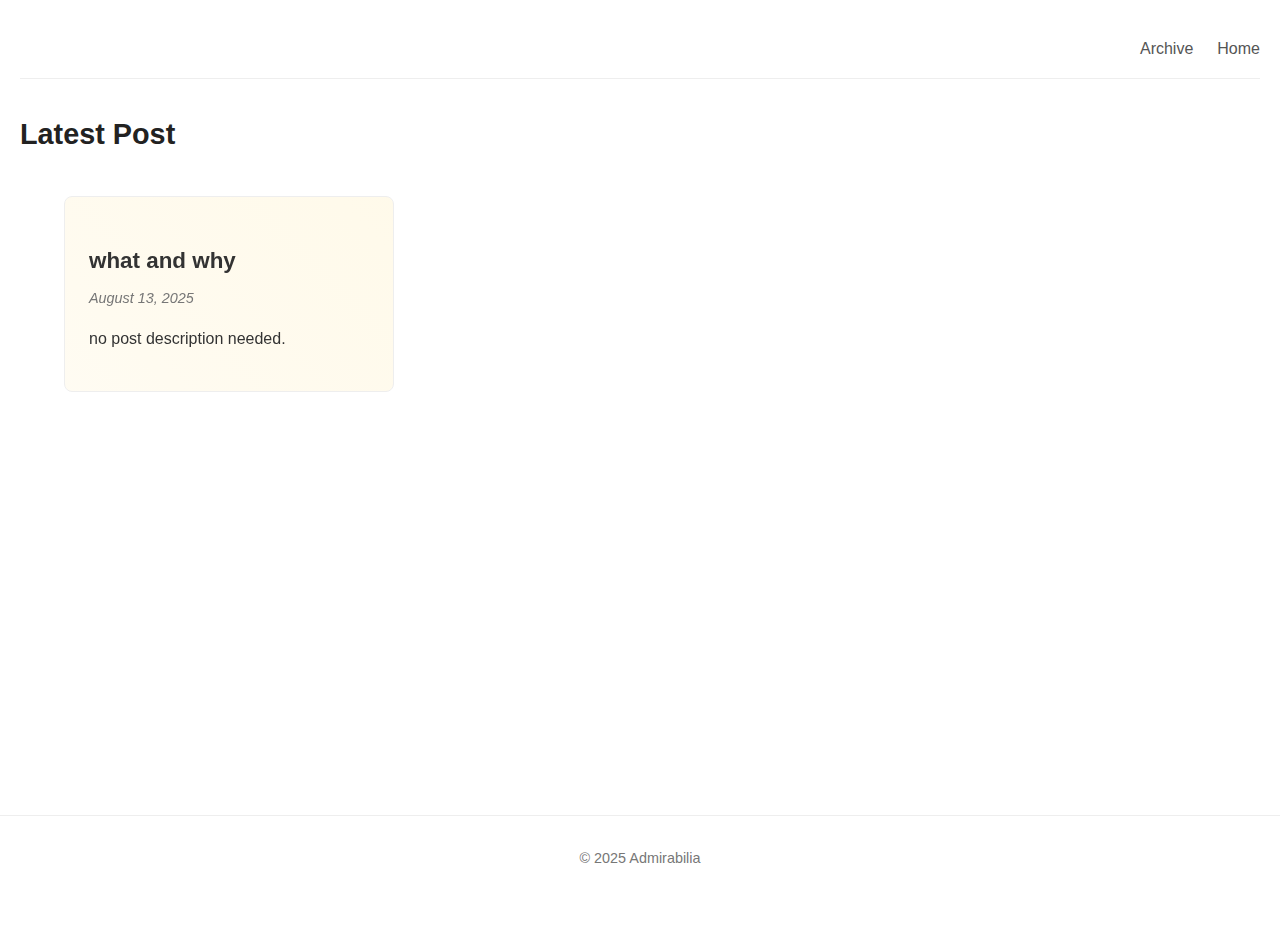
<file: index.html>
<!DOCTYPE html>
<html lang="en">
<head>
    <meta charset="UTF-8">
    <meta name="viewport" content="width=device-width, initial-scale=1.0">
    <title>Admirabilia</title>
    <link rel="stylesheet" href="style.css">
    <link rel="icon" type="image/png" href="images/206215018.png">
</head>
<body class="floating-layout">
    <nav>
		<a href="archive.html">Archive</a>
        <a href="index.html">Home</a>
	</nav>

    <main>
        <!-- <section class="intro">
            <h3>hello world!</h3>
            <p>thoughts, projects, and experiences.</p>
        </section> -->
        <section>
            <h2>Latest Post</h2>
            <div class="posts-grid">
                <article onclick="window.location.href='posts/whatwhy.html'">
                    <h3>what and why</h3>
                    <div class="post-date"><i>August 13, 2025</i></div>
                    <p>no post description needed.</p>
                </article>
            </div>
        </section>
    </main>

    <footer>
        <div>
            <p>&copy; 2025 Admirabilia</p>
        </div>
    </footer>
</body>
</html>
</file>
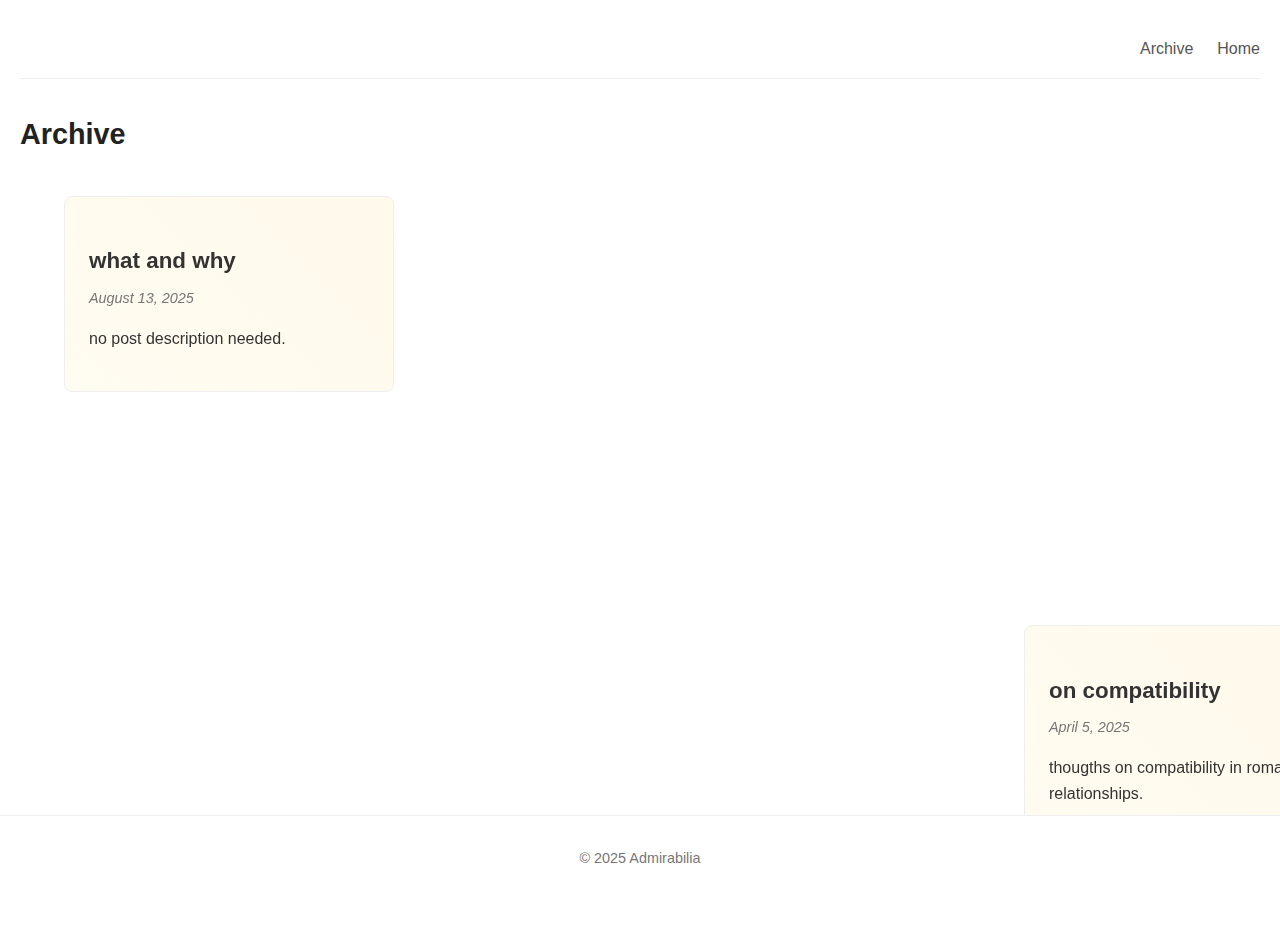
<file: archive.html>
<!DOCTYPE html>
<html lang="en">
<head>
    <meta charset="UTF-8">
    <meta name="viewport" content="width=device-width, initial-scale=1.0">
    <title>Admirabilia</title>
    <link rel="stylesheet" href="style.css">
    <link rel="icon" type="image/png" href="images/206215018.png">
</head>
<body class="floating-layout">
    <nav>
		<a href="archive.html">Archive</a>
        <a href="index.html">Home</a>
	</nav>

    <main>
        <section>
            <h2>Archive</h2>
            <div class="posts-grid">
                <article onclick="window.location.href='posts/whatwhy.html'">
                    <h3>what and why</h3>
                    <div class="post-date"><i>August 13, 2025</i></div>
                    <p>no post description needed.</p>
                </article>
                <article onclick="window.location.href='posts/compatibility.html'">
                    <h3>on compatibility</h3>
                    <div class="post-date"><i>April 5, 2025</i></div>
                    <p>thougths on compatibility in romantic relationships.</p>
                </article>
            </div>
        </section>
    </main>

    <footer>
        <div>
            <p>&copy; 2025 Admirabilia</p>
        </div>
    </footer>
</body>
</html>
</file>
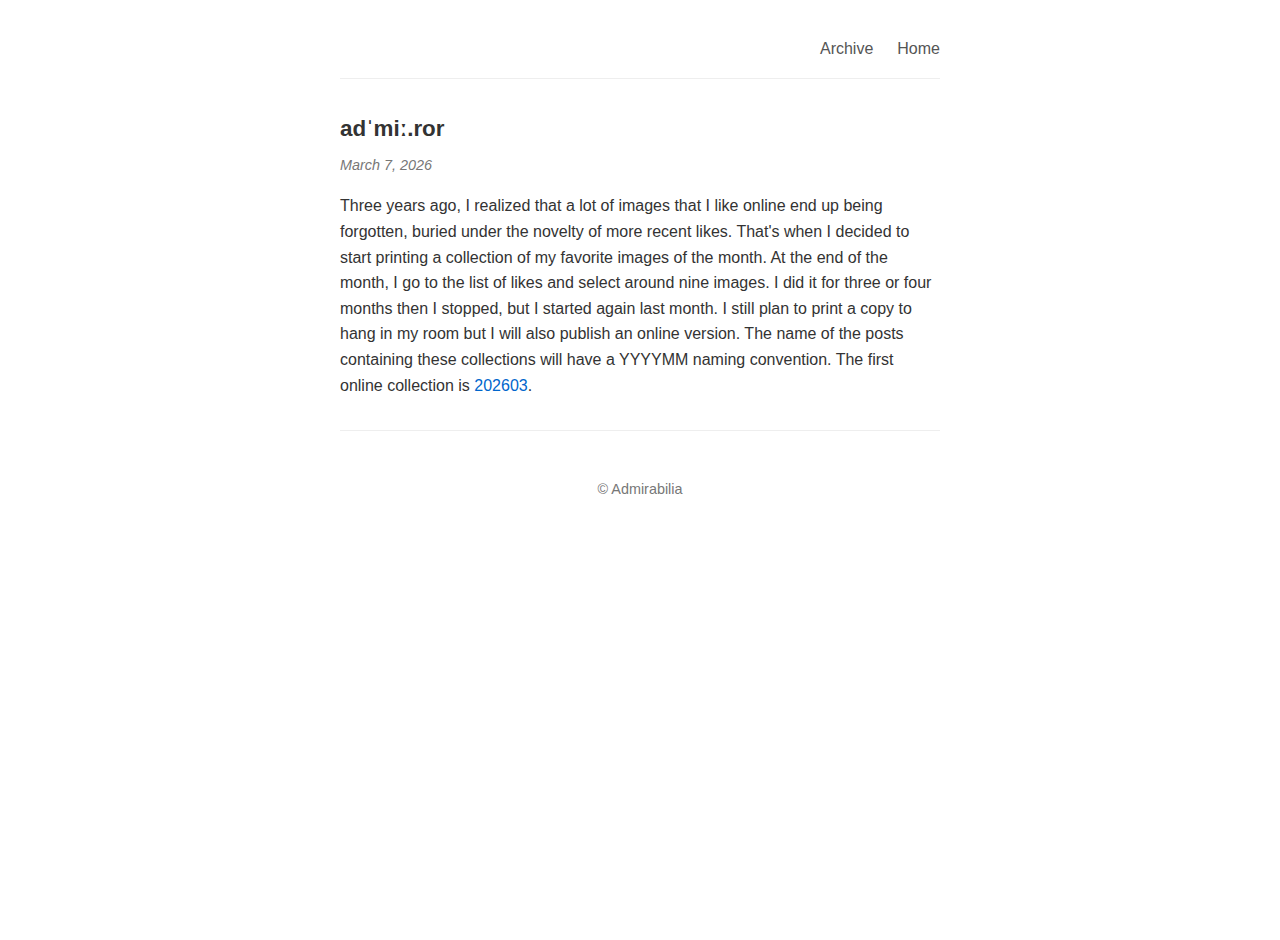
<file: posts/admiror.html>
<!DOCTYPE html>
<html lang="en">
<head>
    <meta charset="UTF-8">
    <meta name="viewport" content="width=device-width, initial-scale=1.0">
    <title>Admirabilia</title>
    <link rel="stylesheet" href="../style.css">
    <link rel="icon" type="image/png" href="../images/206215018.png">
</head>
<body>
    <nav>
		<a href="../archive.html">Archive</a>
        <a href="../index.html">Home</a>
	</nav>

    <main>
        <section>
            <article>
                <h3>adˈmiː.ror</h3>
                <div class="post-date"><i>March 7, 2026</i></div>
                <p>Three years ago, I realized that a lot of images that I like online 
                   end up being forgotten, buried under the novelty of more recent likes.
                   That's when I decided to start printing a collection of my favorite images
                   of the month. At the end of the month, I go to the list of likes and select
                   around nine images. I did it for three or four months then I stopped, but I started
                   again last month. I still plan to print a copy to hang in my room but 
                   I will also publish an online version. The name of the posts containing
                   these collections will have a YYYYMM naming convention.
                   The first online collection is <a href="./image_collection_202603.html">202603</a>.
                </p>
                <p></p>
                <p></p>
                <p></p>
                <p></p>
                <p></p>
                <p></p>
            </article>
        </section>
    </main>

    <footer>
        <div>
            <p>&copy; <span class="copyright-year"></span> Admirabilia</p>
        </div>
    </footer>
</body>
</html>
</file>
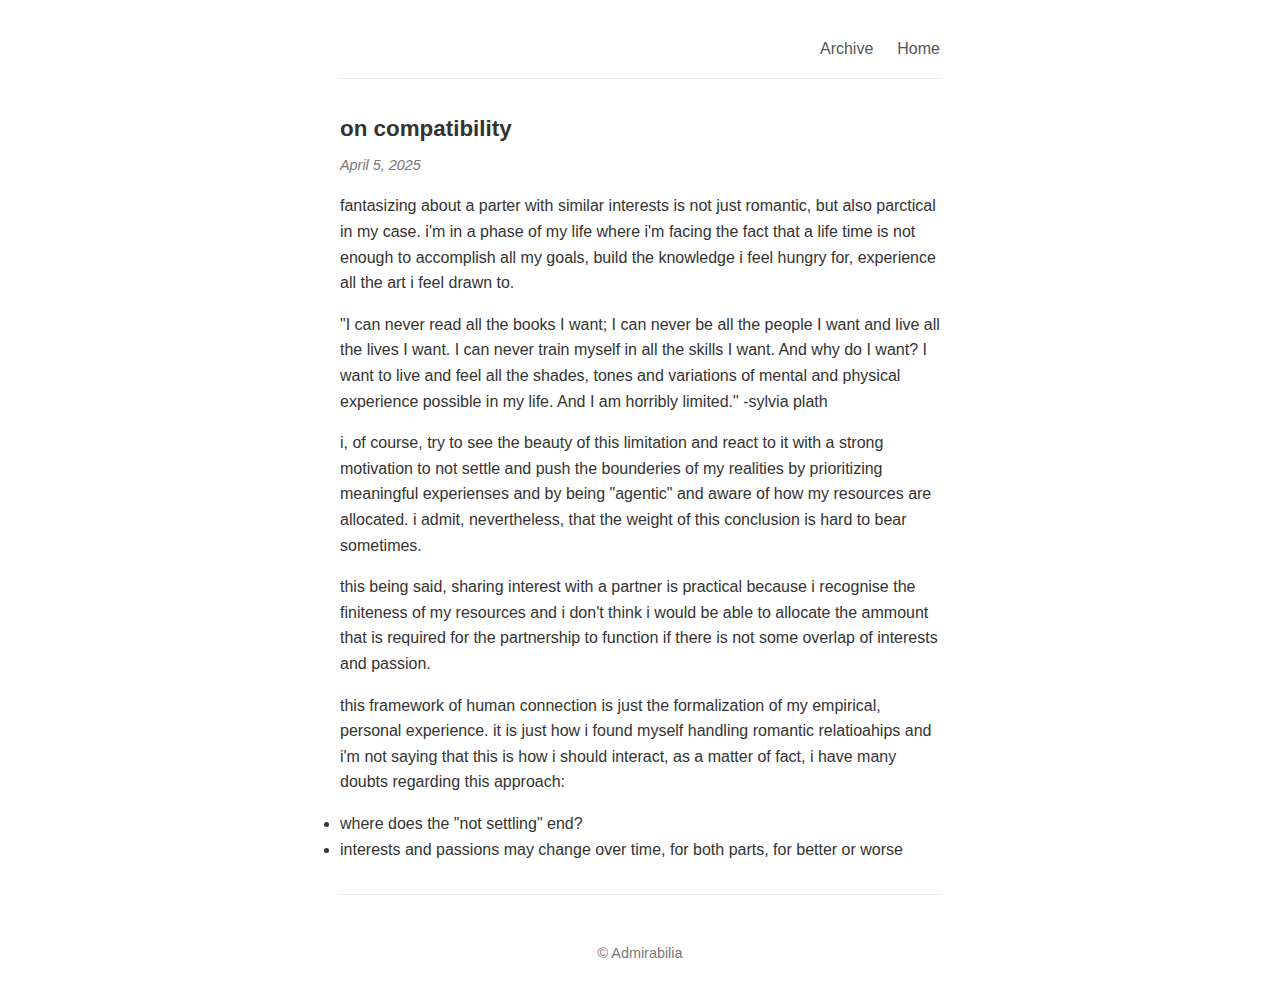
<file: posts/compatibility.html>
<!DOCTYPE html>
<html lang="en">
<head>
    <meta charset="UTF-8">
    <meta name="viewport" content="width=device-width, initial-scale=1.0">
    <title>Admirabilia</title>
    <link rel="stylesheet" href="../style.css">
    <link rel="icon" type="image/png" href="../images/206215018.png">
</head>
<body>
    <nav>
		<a href="../archive.html">Archive</a>
        <a href="../index.html">Home</a>
	</nav>

    <main>
        <section>
            <article>
                <h3>on compatibility</h3>
                <div class="post-date"><i>April 5, 2025</i></div>
                <p>fantasizing about a parter with similar interests is not just romantic, but also parctical in my case. i'm in a phase of my life where i'm facing the fact that a life time is not enough to accomplish all my goals, build the knowledge i feel hungry for, experience all the art i feel drawn to.</p>
                <p>"I can never read all the books I want; I can never be all the people I want and live all the lives I want. I can never train myself in all the skills I want. And why do I want? I want to live and feel all the shades, tones and variations of mental and physical experience possible in my life. And I am horribly limited." -sylvia plath</p>
                <p>i, of course, try to see the beauty of this limitation and react to it with a strong motivation to not settle and push the bounderies of my realities by prioritizing meaningful experienses and by being "agentic" and aware of how my resources are allocated. i admit, nevertheless, that the weight of this conclusion is hard to bear sometimes.</p>
                <p>this being said, sharing interest with a partner is practical because i recognise the finiteness of my resources and i don't think i would be able to allocate the ammount that is required for the partnership to function if there is not some overlap of interests and passion.</p>
                <p>this framework of human connection is just the formalization of my empirical, personal experience. it is just how i found myself handling romantic relatioahips and i'm not saying that this is how i should interact, as a matter of fact, i have many doubts regarding this approach:</p>
                <p><li>where does the "not settling" end?</li>
                   <li>interests and passions may change over time, for both parts, for better or worse</li></p>
                <p></p>
            </article>
        </section>
    </main>

    <footer>
        <div>
            <p>&copy; <span class="copyright-year"></span> Admirabilia</p>
        </div>
    </footer>
</body>
</html>
</file>
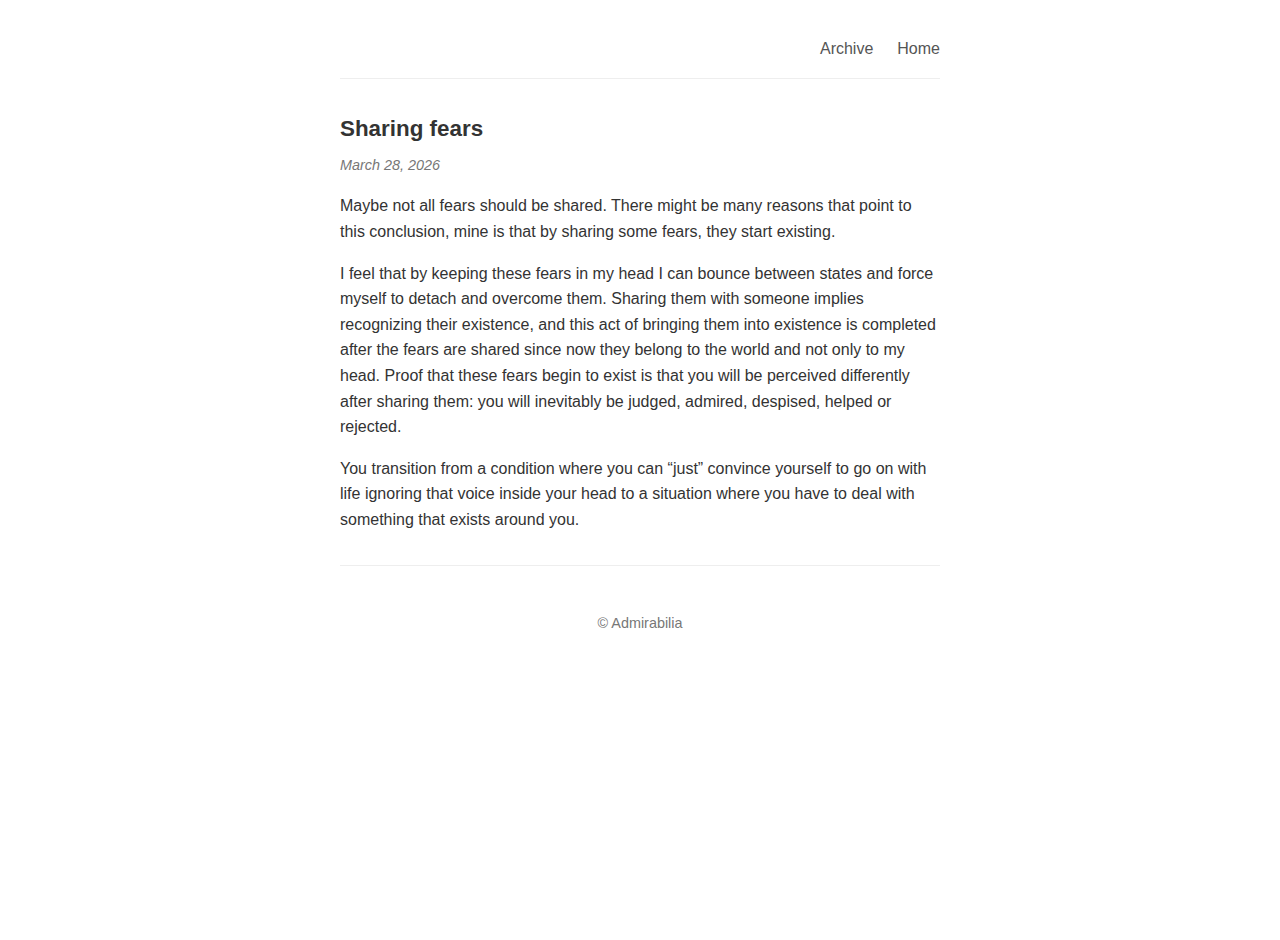
<file: posts/fear.html>
<!DOCTYPE html>
<html lang="en">
<head>
    <meta charset="UTF-8">
    <meta name="viewport" content="width=device-width, initial-scale=1.0">
    <title>Admirabilia</title>
    <link rel="stylesheet" href="../style.css">
    <link rel="icon" type="image/png" href="../images/206215018.png">
</head>
<body>
    <nav>
		<a href="../archive.html">Archive</a>
        <a href="../index.html">Home</a>
	</nav>

    <main>
        <section>
            <article>
                <h3>Sharing fears</h3>
                <div class="post-date"><i>March 28, 2026</i></div>
                <p>Maybe not all fears should be shared. There might be many reasons that point to this conclusion, 
                   mine is that by sharing some fears, they start existing.</p>
                <p>I feel that by keeping these fears in my head I can bounce between states and force myself to
                   detach and overcome them. Sharing them with someone implies recognizing their existence,
                   and this act of bringing them into existence is completed after the fears are shared since now they belong to
                   the world and not only to my head. Proof that these fears begin to exist is that you will be perceived
                   differently after sharing them: you will inevitably be judged, admired, despised, helped or
                   rejected.</p>
                <p>You transition from a condition where you can “just” convince yourself to go on with life ignoring
                   that voice inside your head to a situation where you have to deal with something that exists around you.</p>
                <p></p>
                <p></p>
                <p></p>
                <p></p>
            </article>
        </section>
    </main>

    <footer>
        <div>
            <p>&copy; <span class="copyright-year"></span> Admirabilia</p>
        </div>
    </footer>
</body>
</html>
</file>
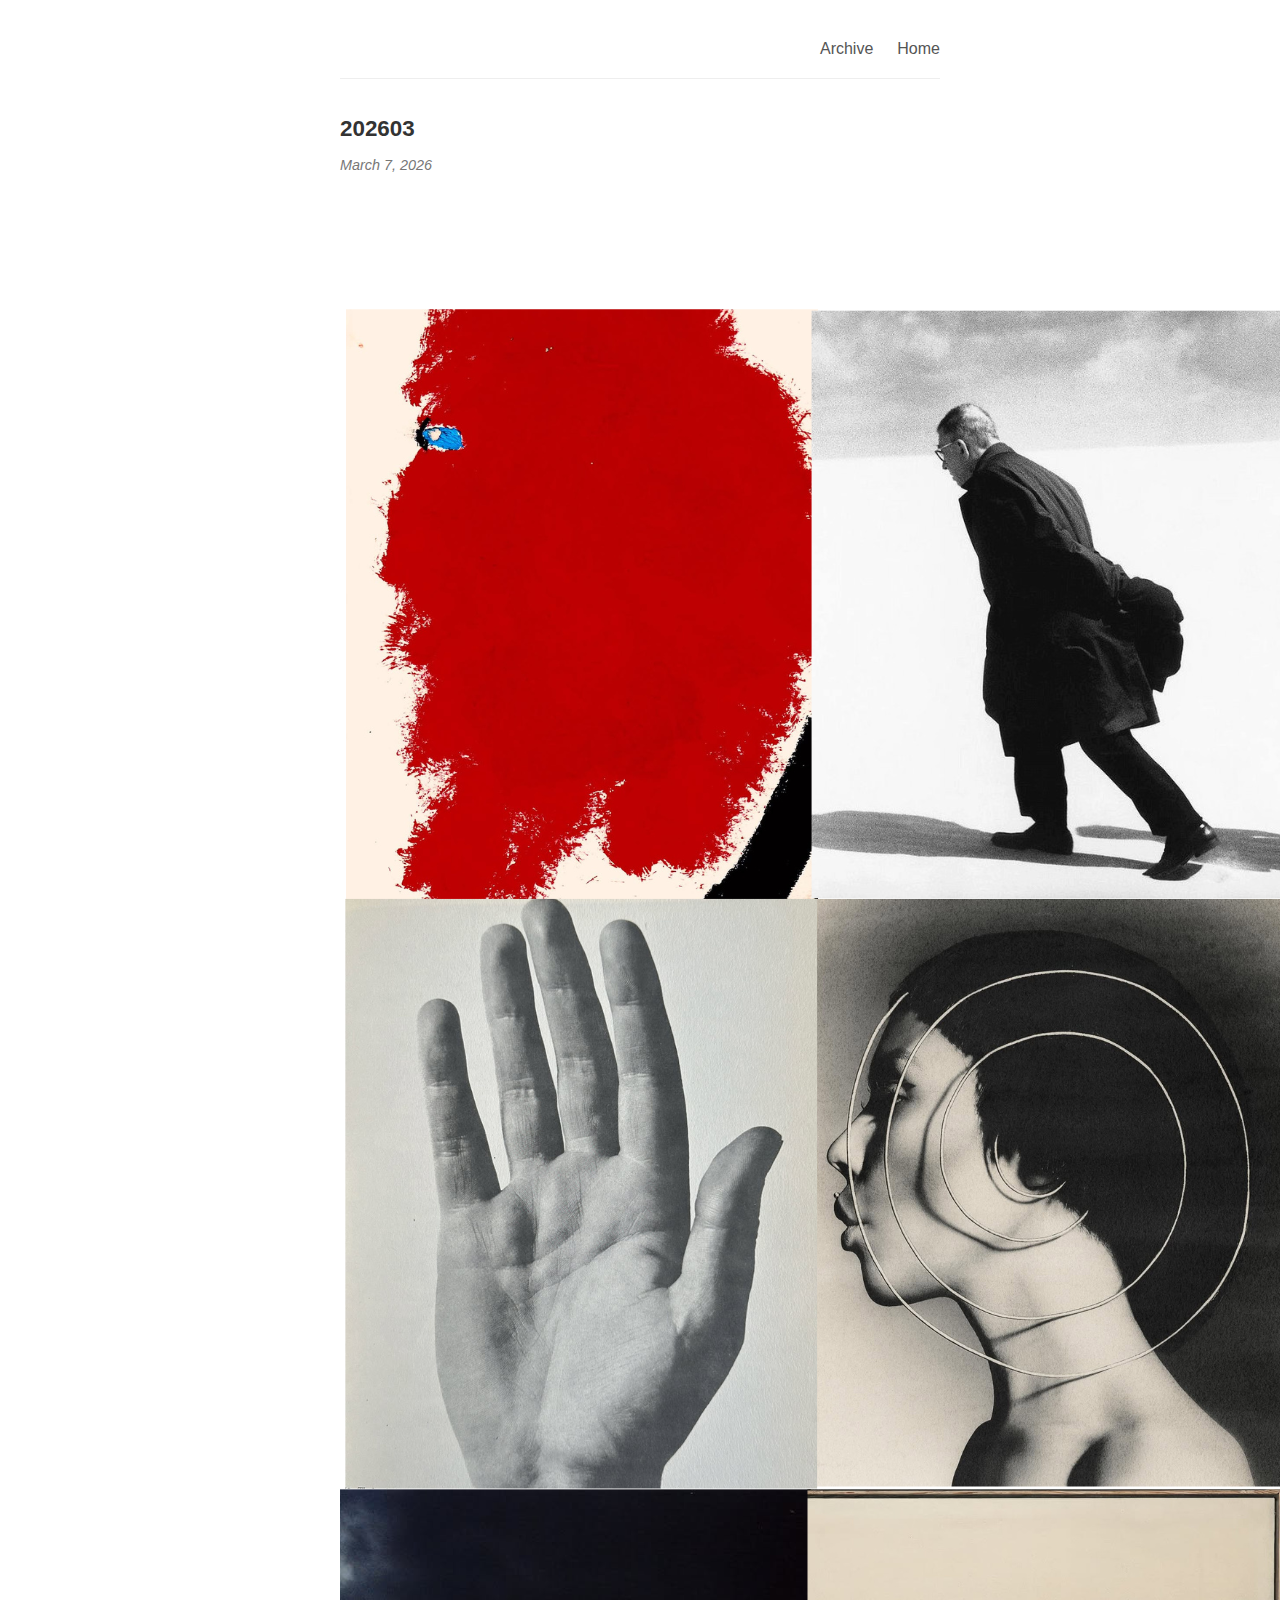
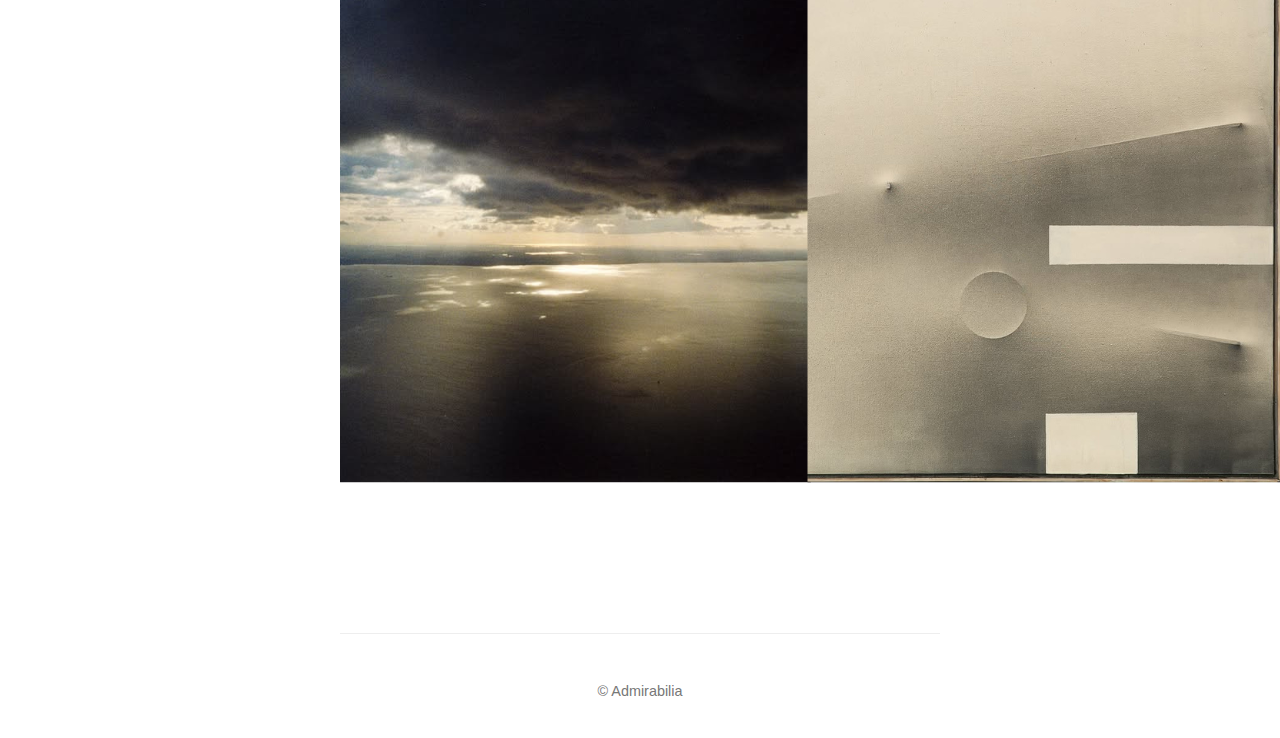
<file: posts/image_collection_202603.html>
<!DOCTYPE html>
<html lang="en">
<head>
    <meta charset="UTF-8">
    <meta name="viewport" content="width=device-width, initial-scale=1.0">
    <title>Admirabilia</title>
    <link rel="stylesheet" href="../style.css">
    <link rel="icon" type="image/png" href="../images/206215018.png">
</head>
<body>
    <nav>
		<a href="../archive.html">Archive</a>
        <a href="../index.html">Home</a>
	</nav>

    <main>
        <section>
            <article>
                <h3>202603</h3>
                <div class="post-date"><i>March 7, 2026</i></div>
                
                <p><img src="../images/202603.png"></p>
                <p></p>
                <p></p>
                <p></p>
                <p></p>
                <p></p>
                <p></p>
            </article>
        </section>
    </main>

    <footer>
        <div>
            <p>&copy; <span class="copyright-year"></span> Admirabilia</p>
        </div>
    </footer>
</body>
</html>
</file>
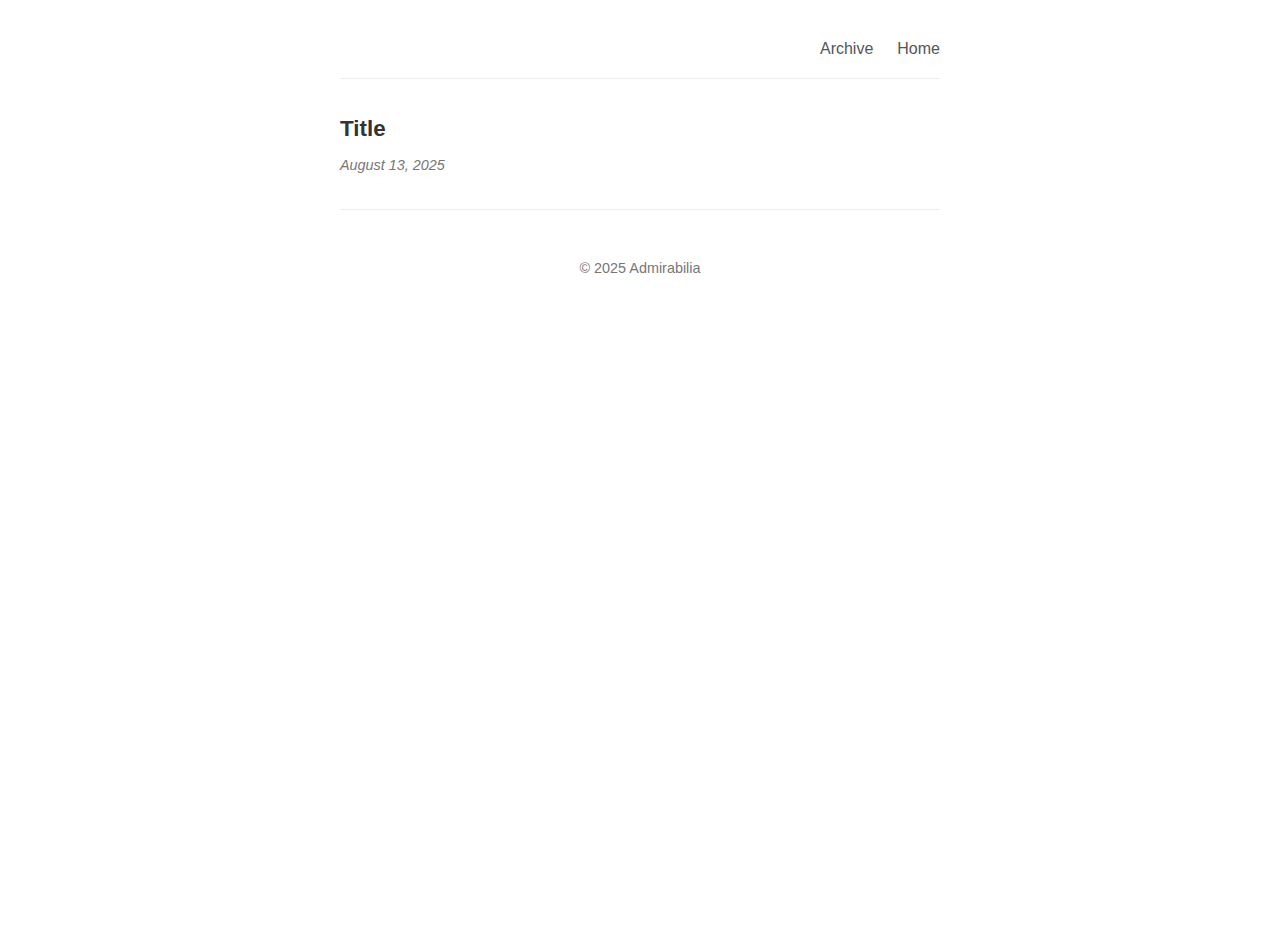
<file: posts/template.html>
<!DOCTYPE html>
<html lang="en">
<head>
    <meta charset="UTF-8">
    <meta name="viewport" content="width=device-width, initial-scale=1.0">
    <title>Admirabilia</title>
    <link rel="stylesheet" href="../style.css">
</head>
<body>
    <nav>
		<a href="../archive.html">Archive</a>
        <a href="../index.html">Home</a>
	</nav>

    <main>
        <section>
            <article>
                <h3>Title</h3>
                <div class="post-date"><i>August 13, 2025</i></div>
                <p></p>
                <p></p>
                <p></p>
                <p></p>
                <p></p>
                <p></p>
                <p></p>
            </article>
        </section>
    </main>

    <footer>
        <div>
            <p>&copy; 2025 Admirabilia</p>
        </div>
    </footer>
</body>
</html>
</file>
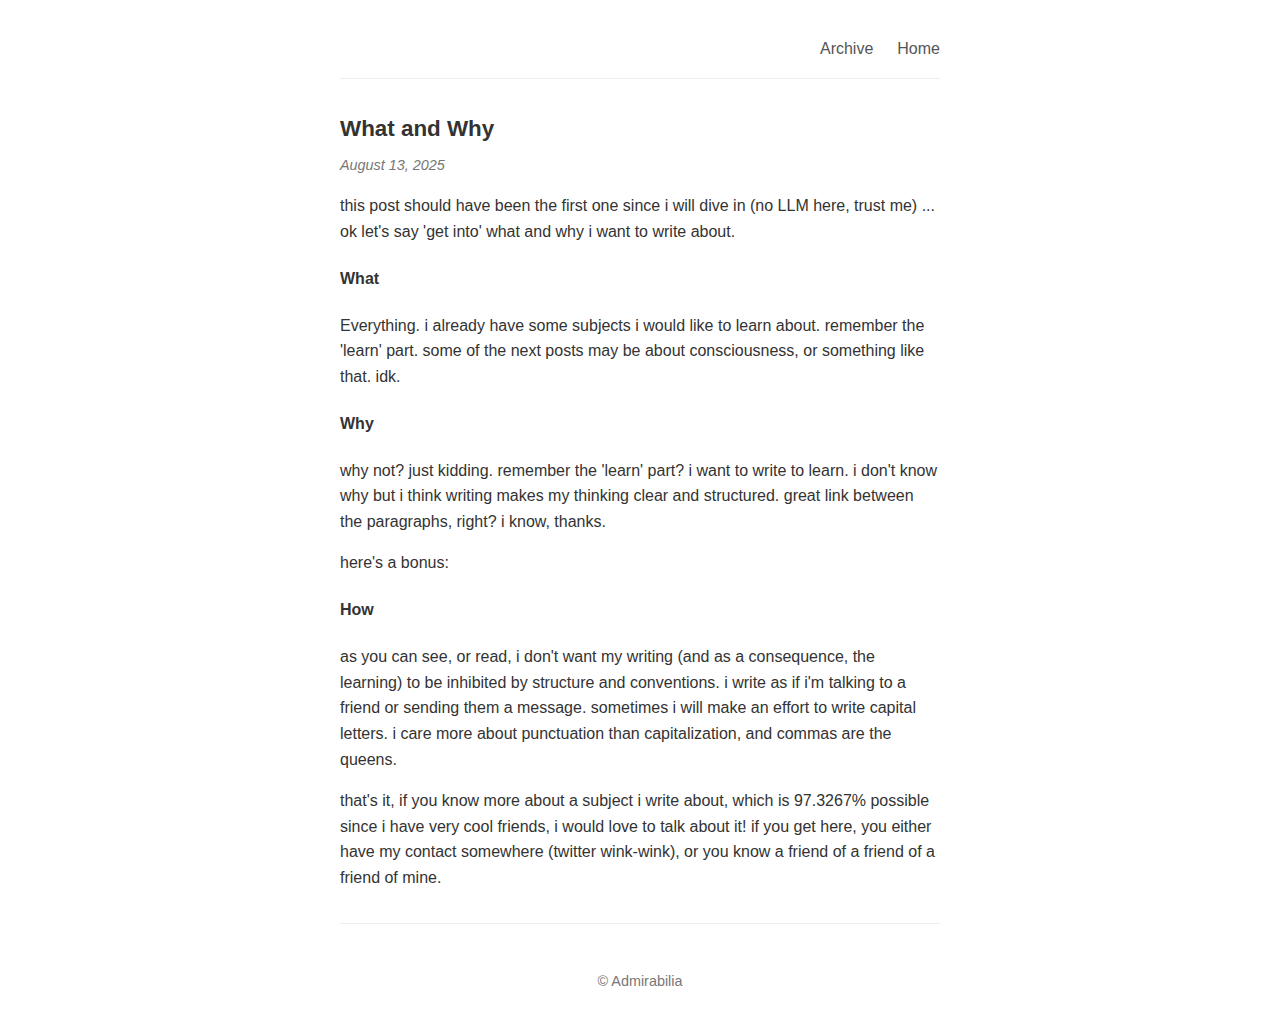
<file: posts/whatwhy.html>
<!DOCTYPE html>
<html lang="en">
<head>
    <meta charset="UTF-8">
    <meta name="viewport" content="width=device-width, initial-scale=1.0">
    <title>Admirabilia</title>
    <link rel="stylesheet" href="../style.css">
    <link rel="icon" type="image/png" href="../images/206215018.png">
</head>
<body>
    <nav>
		<a href="../archive.html">Archive</a>
        <a href="../index.html">Home</a>
	</nav>

    <main>
        <section>
            <article>
                <h3>What and Why</h3>
                <div class="post-date"><i>August 13, 2025</i></div>
                <p>this post should have been the first one since i will dive in (no LLM here, trust me)
                   ... ok let's say 'get into' what and why i want to write about.
                </p>
                <h4>What</h4>
                <p>Everything. i already have some subjects i would like to learn about. remember the
                   'learn' part. some of the next posts may be about consciousness, or something like that.
                   idk.
                </p>
                <h4>Why</h4>
                <p>why not? just kidding. remember the 'learn' part? i want to write to learn. 
                   i don't know why but i think writing makes my thinking clear 
                   and structured. great link between the paragraphs, right? i know, thanks.
                </p>
                <p> here's a bonus:</p>
                <h4>How</h4>
                <p>as you can see, or read, i don't want my writing (and as a consequence, the learning)
                   to be inhibited by structure and conventions. i write as if i'm talking to a friend or 
                   sending them a message. sometimes i will make an effort to write capital letters.
                   i care more about punctuation than capitalization, and commas are the queens.
                </p>
                <p>that's it, if you know more about a subject i write about, which is 97.3267% possible
                   since i have very cool friends, i would love to talk about it! if you get here, you either
                   have my contact somewhere (twitter wink-wink), or you know a friend of a friend of a friend of mine.
                </p>
                <p></p>
            </article>
        </section>
    </main>

    <footer>
        <div>
            <p>&copy; <span class="copyright-year"></span> Admirabilia</p>
        </div>
    </footer>
</body>
</html>
</file>
<file: style.css>
/* Base styles */
body {
    font-family: 'Helvetica Neue', Arial, sans-serif;
    line-height: 1.6;
    color: #333;
    margin: 0;
    padding: 20px;
    background-color: #fff;
    overflow-x: hidden;
    min-height: 100vh;
}

/* Post pages - narrower width for better readability */
body:not(.floating-layout) {
    max-width: 600px;
    margin: 0 auto;
    padding: 20px;
}

/* Navigation */
nav {
    padding: 1rem 0;
    border-bottom: 1px solid #eee;
    margin-bottom: 2rem;
    display: flex;
    justify-content: flex-end;
    gap: 1.5rem;
    position: relative;
    z-index: 100;
    background-color: #fff;
}

nav a {
    text-decoration: none;
    color: #555;
    font-weight: 500;
    transition: color 0.2s;
}

nav a:hover {
    color: #000;
}

/* Main content */
main {
    margin: 2rem 0;
}

.floating-layout .posts-grid {
    position: fixed;
    top: 100px;
    left: 0;
    right: 0;
    bottom: 60px;
    width: 100%;
    overflow: hidden;
}

.posts-grid {
    margin-top: 1.5rem;
}

h2 {
    font-size: 1.8rem;
    font-weight: 600;
    margin-bottom: 1.5rem;
    color: #222;
}

h3 {
    font-size: 1.4rem;
    margin-bottom: 0.5rem;
    color: #333;
}

.post-date {
    color: #777;
    margin-bottom: 0.75rem;
    font-size: 0.9rem;
}

article {
    margin-bottom: 2rem;
}

.floating-layout article {
    padding: 1.5rem;
    border: 1px solid #eee;
    border-radius: 8px;
    transition: box-shadow 0.2s;
}

.floating-layout article:hover {
    box-shadow: 0 8px 20px rgba(0, 0, 0, 0.15);
}

.floating-layout article {
    position: absolute;
    width: 280px;
    cursor: pointer;
    margin-bottom: 0;
    background: linear-gradient(45deg, #ffffff, #fffbf0, #fff9e6, #fff3d1);
    background-size: 400% 400%;
    animation-duration: 8s;
    animation-iteration-count: infinite;
    animation-timing-function: ease-in-out;
}

.floating-layout article:hover {
    z-index: 10;
}

.floating-layout article:nth-child(1) {
    top: 10%;
    left: 5%;
    animation: float1 15s ease-in-out infinite, gradient1 8s ease-in-out infinite;
}

.floating-layout article:nth-child(2) {
    top: 70%;
    left: 80%;
    animation: float2 18s ease-in-out infinite, gradient2 10s ease-in-out infinite;
}

.floating-layout article:nth-child(3) {
    top: 30%;
    left: 50%;
    animation: float3 20s ease-in-out infinite, gradient3 12s ease-in-out infinite;
}

@keyframes float1 {
    0% { transform: translate(0, 0) rotate(0deg); }
    20% { transform: translate(300px, -100px) rotate(5deg); }
    40% { transform: translate(600px, 200px) rotate(-3deg); }
    60% { transform: translate(200px, 400px) rotate(7deg); }
    80% { transform: translate(-200px, 150px) rotate(-5deg); }
    100% { transform: translate(0, 0) rotate(0deg); }
}

@keyframes float2 {
    0% { transform: translate(0, 0) rotate(0deg); }
    25% { transform: translate(-400px, -200px) rotate(-8deg); }
    50% { transform: translate(-600px, 100px) rotate(4deg); }
    75% { transform: translate(-200px, -300px) rotate(-6deg); }
    100% { transform: translate(0, 0) rotate(0deg); }
}

@keyframes float3 {
    0% { transform: translate(0, 0) rotate(0deg); }
    16% { transform: translate(250px, 300px) rotate(6deg); }
    33% { transform: translate(-350px, 200px) rotate(-4deg); }
    50% { transform: translate(-500px, -250px) rotate(8deg); }
    66% { transform: translate(400px, -200px) rotate(-7deg); }
    83% { transform: translate(150px, 250px) rotate(3deg); }
    100% { transform: translate(0, 0) rotate(0deg); }
}

@keyframes gradient1 {
    0% { background-position: 0% 50%; }
    50% { background-position: 100% 50%; }
    100% { background-position: 0% 50%; }
}

@keyframes gradient2 {
    0% { background-position: 50% 0%; }
    50% { background-position: 50% 100%; }
    100% { background-position: 50% 0%; }
}

@keyframes gradient3 {
    0% { background-position: 100% 0%; }
    50% { background-position: 0% 100%; }
    100% { background-position: 100% 0%; }
}

article p {
    margin-bottom: 1rem;
}

article a {
    display: inline-block;
    text-decoration: none;
    color: #0066cc;
    font-weight: 500;
    transition: color 0.2s;
}

article a:hover {
    color: #004999;
}

/* Footer */
footer {
    color: #777;
    font-size: 0.9rem;
    padding-top: 2rem;
    border-top: 1px solid #eee;
    text-align: center;
}

.floating-layout footer {
    position: fixed;
    bottom: 0;
    left: 0;
    right: 0;
    padding: 1rem 2rem;
    background-color: #fff;
    z-index: 100;
}

/* Responsive adjustments */
@media (max-width: 600px) {
    body {
        padding: 15px;
    }
    
    h2 {
        font-size: 1.6rem;
    }
    
    h3 {
        font-size: 1.3rem;
    }
    
    .floating-layout .posts-grid {
        top: 80px;
    }
    
    .floating-layout article {
        width: 250px;
    }
    
    @keyframes float1 {
        0% { transform: translate(0, 0) rotate(0deg); }
        20% { transform: translate(100px, -50px) rotate(3deg); }
        40% { transform: translate(150px, 100px) rotate(-2deg); }
        60% { transform: translate(50px, 200px) rotate(4deg); }
        80% { transform: translate(-80px, 80px) rotate(-3deg); }
        100% { transform: translate(0, 0) rotate(0deg); }
    }
    
    @keyframes float2 {
        0% { transform: translate(0, 0) rotate(0deg); }
        25% { transform: translate(-120px, -100px) rotate(-4deg); }
        50% { transform: translate(-150px, 50px) rotate(2deg); }
        75% { transform: translate(-60px, -150px) rotate(-3deg); }
        100% { transform: translate(0, 0) rotate(0deg); }
    }
    
    @keyframes float3 {
        0% { transform: translate(0, 0) rotate(0deg); }
        16% { transform: translate(80px, 150px) rotate(3deg); }
        33% { transform: translate(-100px, 100px) rotate(-2deg); }
        50% { transform: translate(-130px, -120px) rotate(4deg); }
        66% { transform: translate(120px, -100px) rotate(-4deg); }
        83% { transform: translate(60px, 120px) rotate(2deg); }
        100% { transform: translate(0, 0) rotate(0deg); }
    }
}
</file>
